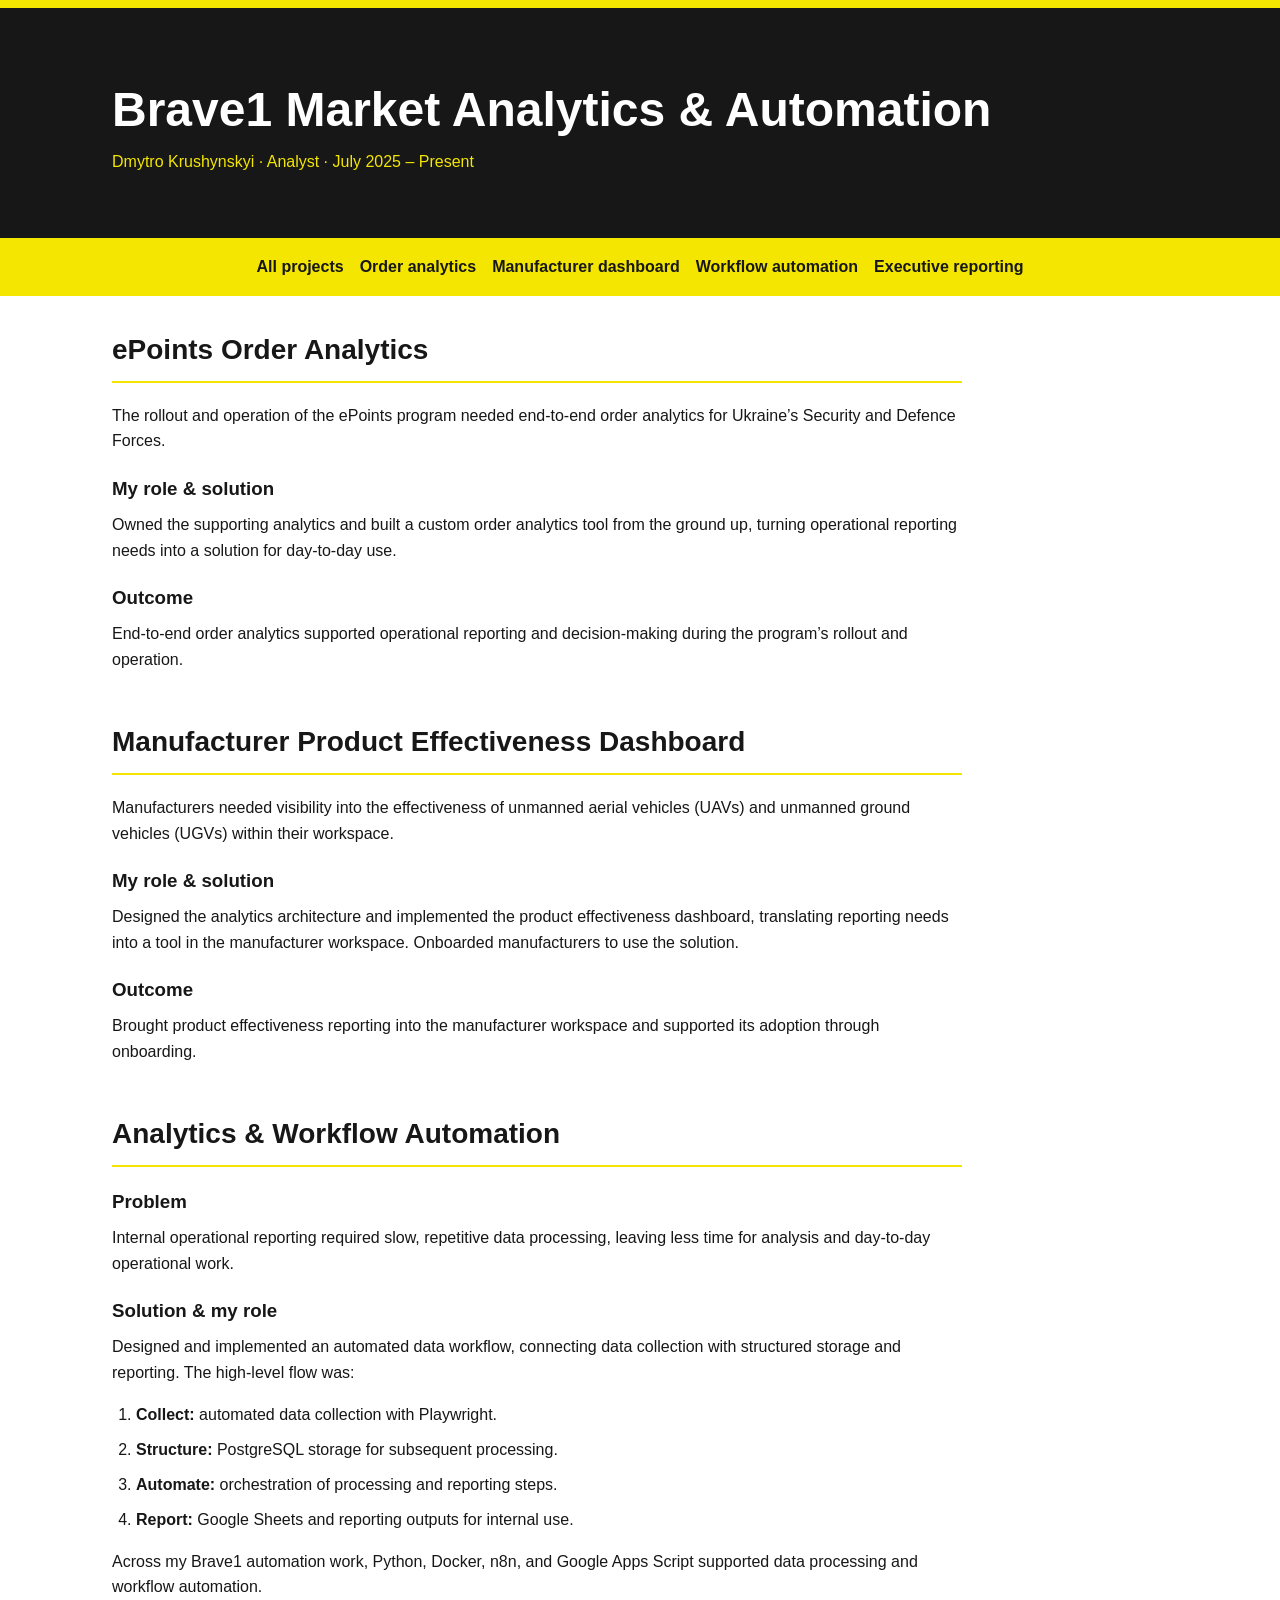
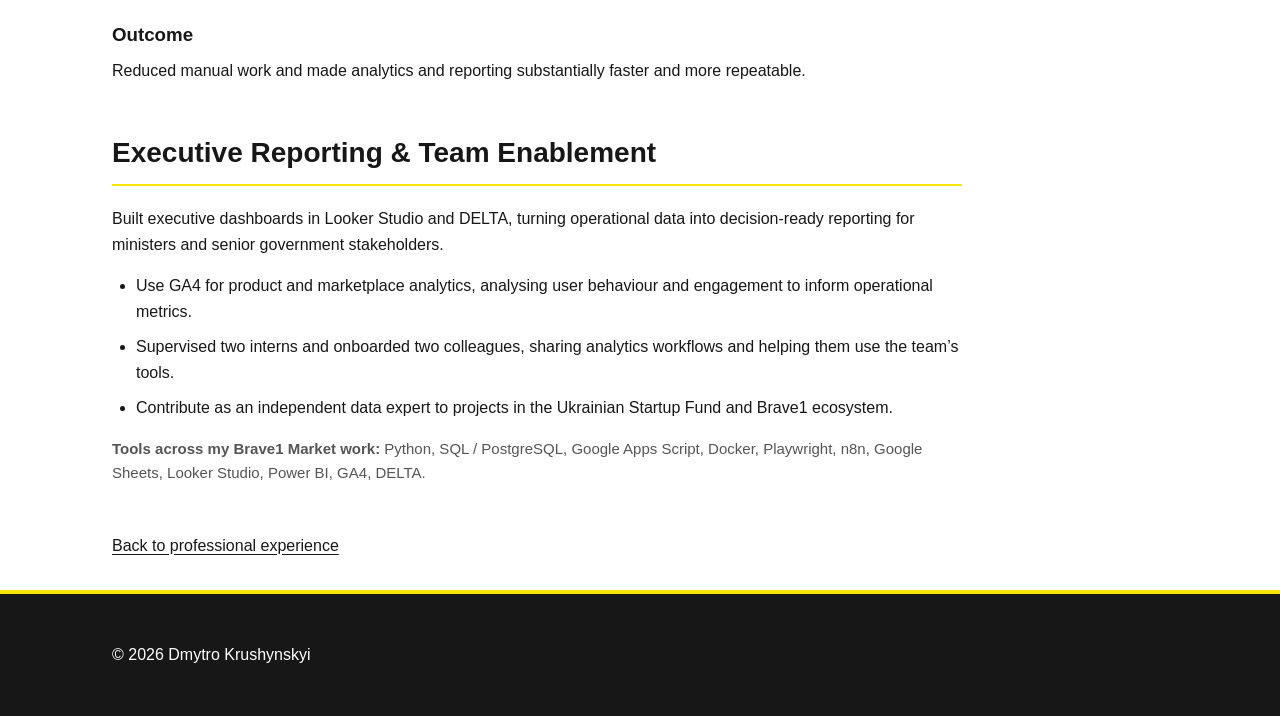
<file: docs/project-brave1.html>
<!DOCTYPE html>
<html lang="en">
<head>
<meta charset="UTF-8">
<meta name="viewport" content="width=device-width, initial-scale=1.0">
<meta name="description" content="Brave1 Market analytics projects by Dmytro Krushynskyi: ePoints order analytics, manufacturer dashboards, executive reporting and workflow automation.">
<title>Brave1 Market Analytics &amp; Automation | Dmytro Krushynskyi</title>
<style>
* { box-sizing: border-box; margin: 0; padding: 0; }
body { font-family: 'Segoe UI', Tahoma, sans-serif; font-size: 16px; line-height: 1.6; }
.container { margin: 0 auto; padding: 2rem; }
header { padding: 2rem 0; }
header h1 { font-size: clamp(2rem, 5vw, 3rem); }
nav { padding: 1rem; position: sticky; top: 0; }
nav ul { display: flex; justify-content: center; list-style: none; }
section { margin-bottom: 3rem; }
h2 { font-size: 1.75rem; border-bottom: 2px solid; margin-bottom: 1.25rem; padding-bottom: .5rem; }
h3 { margin: 1.25rem 0 .5rem; }
footer { padding: 1rem; }
</style>
<link rel="stylesheet" href="styles/brave1-theme.css">
</head>
<body>
<header><div class="container">
<h1>Brave1 Market Analytics &amp; Automation</h1>
<p>Dmytro Krushynskyi · Analyst · July 2025 – Present</p>
</div></header>
<nav aria-label="Project navigation"><ul>
<li><a href="index.html#projects">All projects</a></li>
<li><a href="#epoints">Order analytics</a></li>
<li><a href="#manufacturer-dashboard">Manufacturer dashboard</a></li>
<li><a href="#workflow-automation">Workflow automation</a></li>
<li><a href="#reporting-automation">Executive reporting</a></li>
</ul></nav>
<main class="container">
<section id="epoints" class="case-section">
<h2>ePoints Order Analytics</h2>
<p>The rollout and operation of the ePoints program needed end-to-end order analytics for Ukraine’s Security and Defence Forces.</p>
<h3>My role &amp; solution</h3>
<p>Owned the supporting analytics and built a custom order analytics tool from the ground up, turning operational reporting needs into a solution for day-to-day use.</p>
<h3>Outcome</h3>
<p>End-to-end order analytics supported operational reporting and decision-making during the program’s rollout and operation.</p>
</section>
<section id="manufacturer-dashboard" class="case-section">
<h2>Manufacturer Product Effectiveness Dashboard</h2>
<p>Manufacturers needed visibility into the effectiveness of unmanned aerial vehicles (UAVs) and unmanned ground vehicles (UGVs) within their workspace.</p>
<h3>My role &amp; solution</h3>
<p>Designed the analytics architecture and implemented the product effectiveness dashboard, translating reporting needs into a tool in the manufacturer workspace. Onboarded manufacturers to use the solution.</p>
<h3>Outcome</h3>
<p>Brought product effectiveness reporting into the manufacturer workspace and supported its adoption through onboarding.</p>
</section>
<section id="workflow-automation" class="case-section">
<h2>Analytics &amp; Workflow Automation</h2>
<h3>Problem</h3>
<p>Internal operational reporting required slow, repetitive data processing, leaving less time for analysis and day-to-day operational work.</p>
<h3>Solution &amp; my role</h3>
<p>Designed and implemented an automated data workflow, connecting data collection with structured storage and reporting. The high-level flow was:</p>
<ol class="pipeline-steps">
<li><strong>Collect:</strong> automated data collection with Playwright.</li>
<li><strong>Structure:</strong> PostgreSQL storage for subsequent processing.</li>
<li><strong>Automate:</strong> orchestration of processing and reporting steps.</li>
<li><strong>Report:</strong> Google Sheets and reporting outputs for internal use.</li>
</ol>
<p>Across my Brave1 automation work, Python, Docker, n8n, and Google Apps Script supported data processing and workflow automation.</p>
<h3>Outcome</h3>
<p>Reduced manual work and made analytics and reporting substantially faster and more repeatable.</p>
</section>
<section id="reporting-automation" class="case-section">
<h2>Executive Reporting &amp; Team Enablement</h2>
<p>Built executive dashboards in Looker Studio and DELTA, turning operational data into decision-ready reporting for ministers and senior government stakeholders.</p>
<ul>
<li>Use GA4 for product and marketplace analytics, analysing user behaviour and engagement to inform operational metrics.</li>
<li>Supervised two interns and onboarded two colleagues, sharing analytics workflows and helping them use the team’s tools.</li>
<li>Contribute as an independent data expert to projects in the Ukrainian Startup Fund and Brave1 ecosystem.</li>
</ul>
<p class="tools-used"><strong>Tools across my Brave1 Market work:</strong> Python, SQL / PostgreSQL, Google Apps Script, Docker, Playwright, n8n, Google Sheets, Looker Studio, Power BI, GA4, DELTA.</p>
</section>
<p><a href="index.html#experience">Back to professional experience</a></p>
</main>
<footer><div class="container">&copy; 2026 Dmytro Krushynskyi</div></footer>
</body>
</html>
</file>
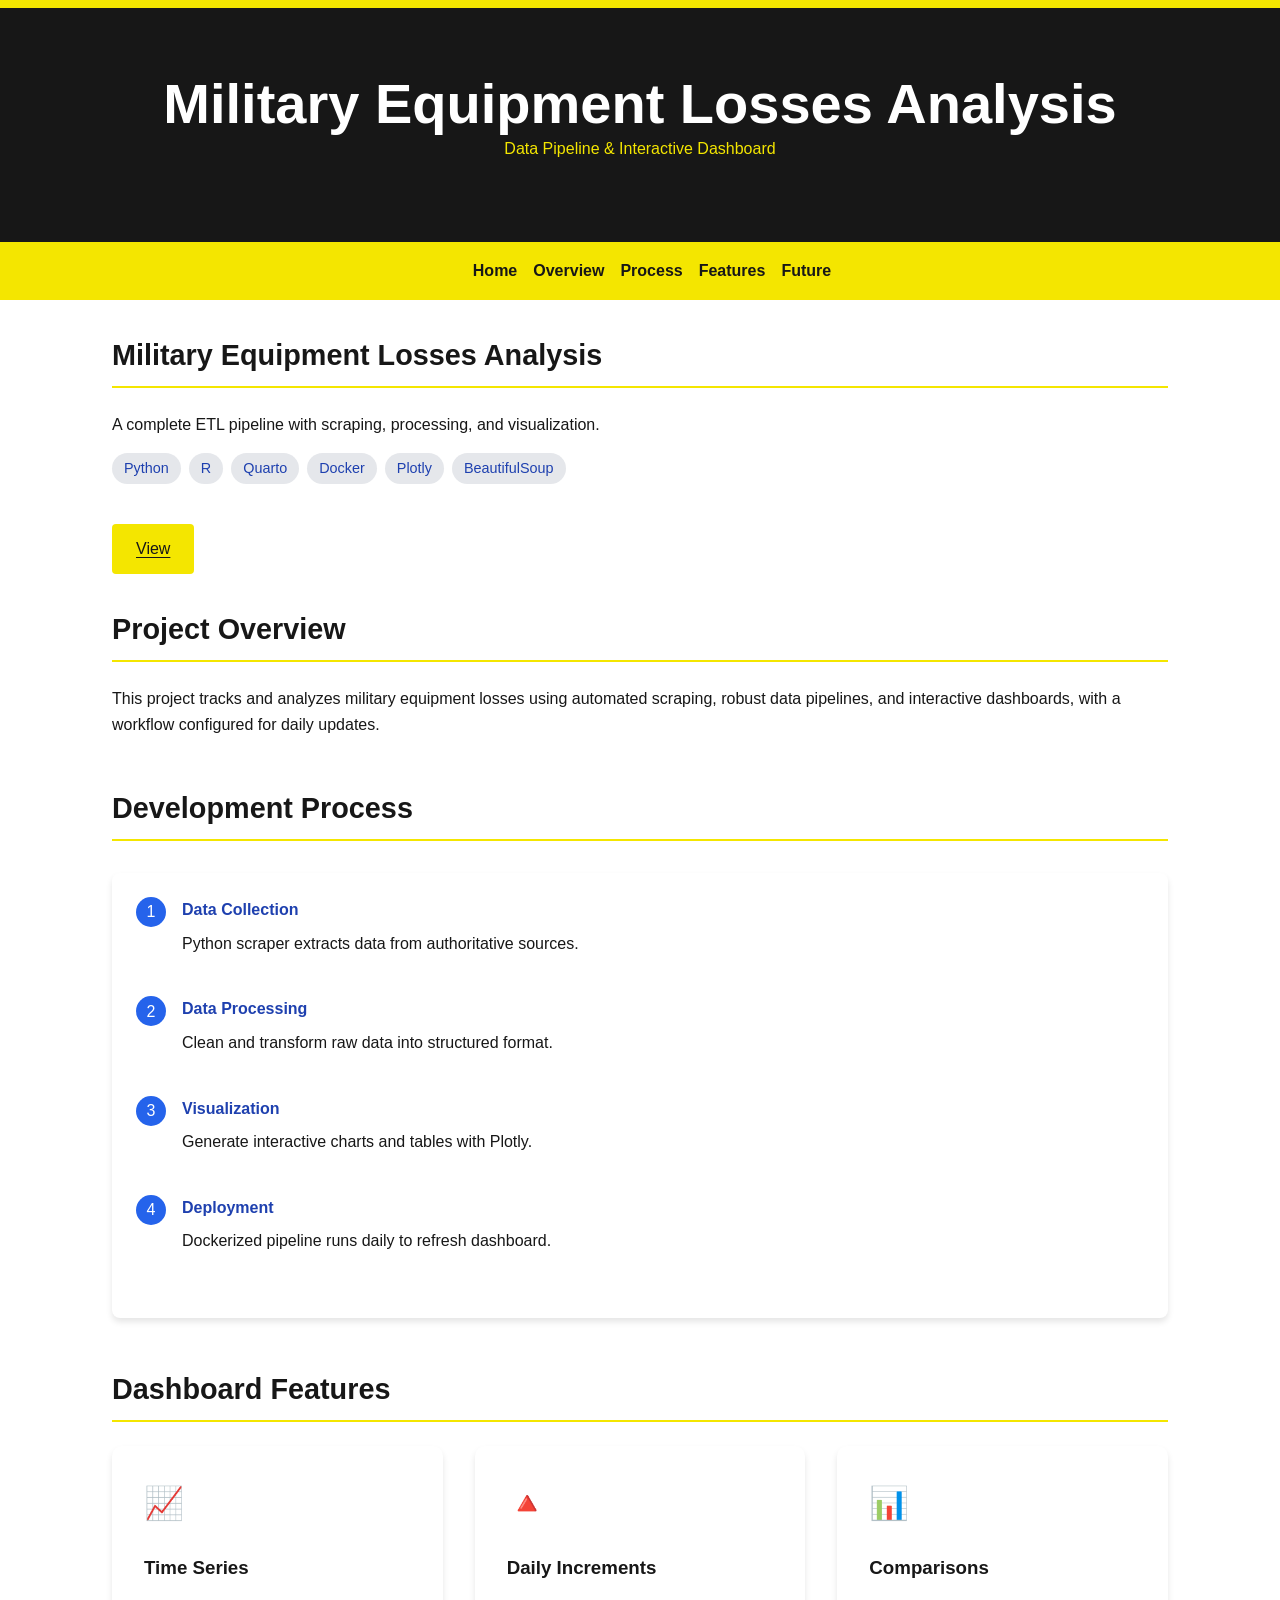
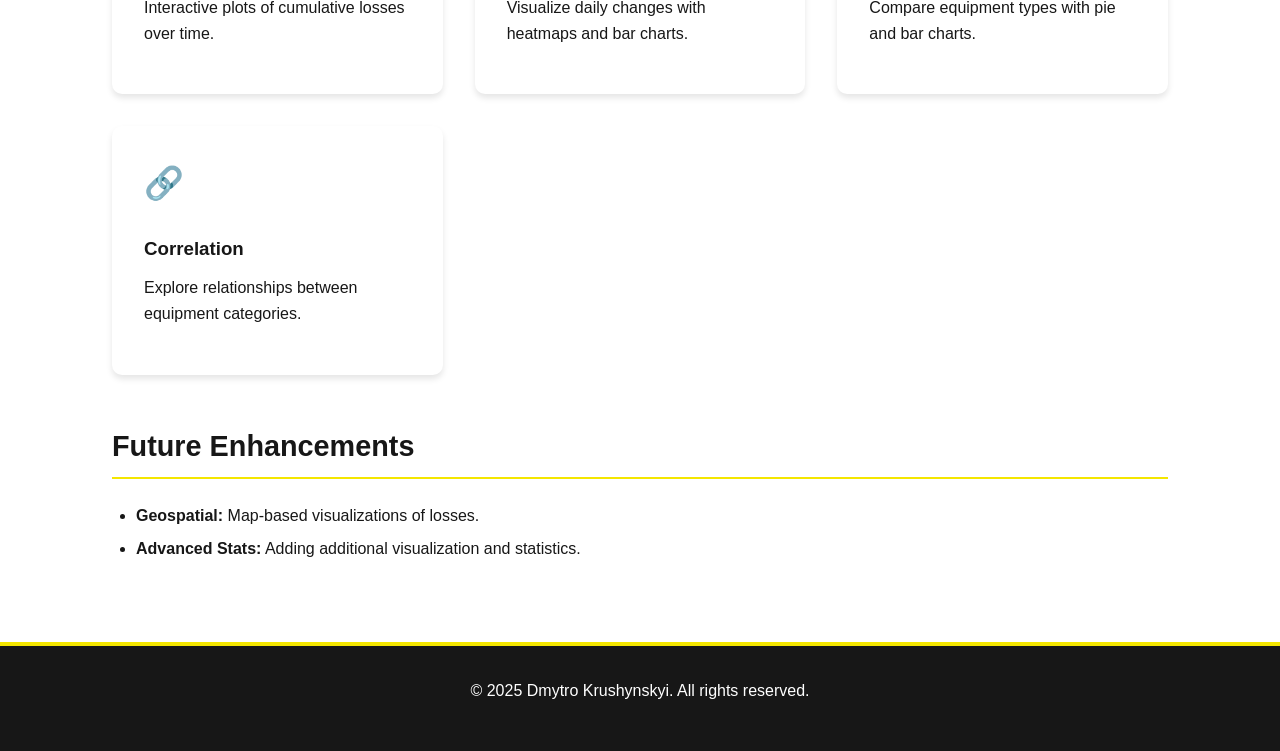
<file: docs/project-dashboard.html>
<!DOCTYPE html>
<html lang="en">
<head>
  <meta charset="UTF-8">
  <meta name="viewport" content="width=device-width, initial-scale=1.0">
  <title>Military Equipment Losses Analysis | Dmytro Krushynskyi</title>
  <style>
    * { margin: 0; padding: 0; box-sizing: border-box; }
    body { font-family: 'Segoe UI', Tahoma, Geneva, Verdana, sans-serif; line-height: 1.6; color: #333; background-color: #f9f9f9; }
    a { text-decoration: none; color: #0077cc; }
    a:hover { text-decoration: underline; }
    header { background-color: #1e3a8a; color: white; padding: 2rem 0; text-align: center; }
    nav { background-color: #2563eb; padding: 1rem; position: sticky; top: 0; z-index: 100; }
    nav ul { display: flex; justify-content: center; list-style: none; max-width: 1200px; margin: 0 auto; }
    nav li { margin: 0 1rem; }
    nav a { color: white; font-weight: 500; }
    .container { max-width: 1000px; margin: 0 auto; padding: 2rem; }
    section { margin-bottom: 3rem; }
    h2 { color: #1e3a8a; font-size: 1.8rem; margin-bottom: 1.5rem; padding-bottom: 0.5rem; border-bottom: 2px solid #2563eb; }
    h3 { margin: 1.5rem 0 0.75rem; color: #1e40af; }
    p { margin-bottom: 1rem; }
    ul, ol { margin-bottom: 1.5rem; padding-left: 1.5rem; }
    li { margin-bottom: 0.5rem; }
    .project-header { display: flex; align-items: flex-start; margin-bottom: 2rem; }
    .project-image { width: 400px; height: 250px; background-color: #ddd; border-radius: 8px; margin-right: 2rem; display: flex; justify-content: center; align-items: center; font-size: 2rem; color: #666; }
    .project-details { flex: 1; }
    .tech-stack { display: flex; flex-wrap: wrap; gap: 0.5rem; margin: 1rem 0; }
    .tech-badge { background-color: #e5e7eb; padding: 0.25rem 0.75rem; border-radius: 20px; font-size: 0.9rem; color: #1e40af; font-weight: 500; }
    .cta-button { display: inline-block; background-color: #2563eb; color: white; padding: 0.75rem 1.5rem; border-radius: 4px; font-weight: 500; margin-top: 1.5rem; transition: background-color 0.2s ease; }
    .cta-button:hover { background-color: #1e40af; }
    .workflow-container { background-color: #fff; border-radius: 8px; padding: 1.5rem; box-shadow: 0 4px 6px rgba(0,0,0,0.1); margin: 2rem 0; }
    .workflow-step { display: flex; margin-bottom: 1.5rem; align-items: flex-start; }
    .step-number { background-color: #2563eb; color: white; width: 30px; height: 30px; border-radius: 50%; display: flex; justify-content: center; align-items: center; margin-right: 1rem; flex-shrink: 0; }
    .step-content h4 { margin-bottom: 0.5rem; color: #1e40af; }
    .feature-grid { display: grid; grid-template-columns: repeat(auto-fit, minmax(300px, 1fr)); gap: 2rem; }
    .feature-card { background: white; border-radius: 10px; padding: 2rem; box-shadow: 0 4px 6px rgba(0,0,0,0.1); transition: transform 0.3s ease; }
    .feature-card:hover { transform: translateY(-5px); }
    .feature-icon { font-size: 2rem; color: #1e40af; margin-bottom: 1rem; }
    footer { background-color: #1e3a8a; color: white; text-align: center; padding: 2rem 0; }
    @media (max-width: 768px) {
      nav ul { flex-direction: column; text-align: center; }
      nav li { margin: 0.5rem 0; }
      .project-header { flex-direction: column; }
      .project-image { width: 100%; margin: 0 0 1.5rem; }
      .feature-grid { grid-template-columns: 1fr; }
      .workflow-step { flex-direction: column; }
      .step-number { margin-bottom: 1rem; }
    }
  </style>
<link rel="stylesheet" href="styles/brave1-theme.css">
</head>
<body>
  <header>
    <div class="container header-content">
      <h1>Military Equipment Losses Analysis</h1>
      <p>Data Pipeline & Interactive Dashboard</p>
    </div>
  </header>
  <nav>
    <ul>
      <li><a href="index.html">Home</a></li>
      <li><a href="#overview">Overview</a></li>
      <li><a href="#process">Process</a></li>
      <li><a href="#features">Features</a></li>
      <li><a href="#future">Future</a></li>
    </ul>
  </nav>
  <main class="container">
    <div class="project-header">
      <div class="project-details">
        <h2>Military Equipment Losses Analysis</h2>
        <p>A complete ETL pipeline with scraping, processing, and visualization.</p>
        <div class="tech-stack">
          <span class="tech-badge">Python</span>
          <span class="tech-badge">R</span>
          <span class="tech-badge">Quarto</span>
          <span class="tech-badge">Docker</span>
          <span class="tech-badge">Plotly</span>
          <span class="tech-badge">BeautifulSoup</span>
        </div>
        <a href="project-orc-losses.html" class="cta-button">View</a>
      </div>
    </div>
    <section id="overview">
      <h2>Project Overview</h2>
      <p>This project tracks and analyzes military equipment losses using automated scraping, robust data pipelines, and interactive dashboards, with a workflow configured for daily updates.</p>
    </section>
    <section id="process">
      <h2>Development Process</h2>
      <div class="workflow-container">
        <div class="workflow-step">
          <div class="step-number">1</div>
          <div class="step-content"><h4>Data Collection</h4><p>Python scraper extracts data from authoritative sources.</p></div>
        </div>
        <div class="workflow-step">
          <div class="step-number">2</div>
          <div class="step-content"><h4>Data Processing</h4><p>Clean and transform raw data into structured format.</p></div>
        </div>
        <div class="workflow-step">
          <div class="step-number">3</div>
          <div class="step-content"><h4>Visualization</h4><p>Generate interactive charts and tables with Plotly.</p></div>
        </div>
        <div class="workflow-step">
          <div class="step-number">4</div>
          <div class="step-content"><h4>Deployment</h4><p>Dockerized pipeline runs daily to refresh dashboard.</p></div>
        </div>
      </div>
    </section>
    <section id="features">
      <h2>Dashboard Features</h2>
      <div class="feature-grid">
        <div class="feature-card"><div class="feature-icon">📈</div><h3>Time Series</h3><p>Interactive plots of cumulative losses over time.</p></div>
        <div class="feature-card"><div class="feature-icon">🔺</div><h3>Daily Increments</h3><p>Visualize daily changes with heatmaps and bar charts.</p></div>
        <div class="feature-card"><div class="feature-icon">📊</div><h3>Comparisons</h3><p>Compare equipment types with pie and bar charts.</p></div>
        <div class="feature-card"><div class="feature-icon">🔗</div><h3>Correlation</h3><p>Explore relationships between equipment categories.</p></div>
      </div>
    </section>
    <section id="future">
      <h2>Future Enhancements</h2>
      <ul>
        <li><strong>Geospatial:</strong> Map-based visualizations of losses.</li>
        <li><strong>Advanced Stats:</strong> Adding additional visualization and statistics.</li>
      </ul>
    </section>
  </main>
  <footer>
    <p>&copy; 2025 Dmytro Krushynskyi. All rights reserved.</p>
  </footer>
</body>
</html>
</file>
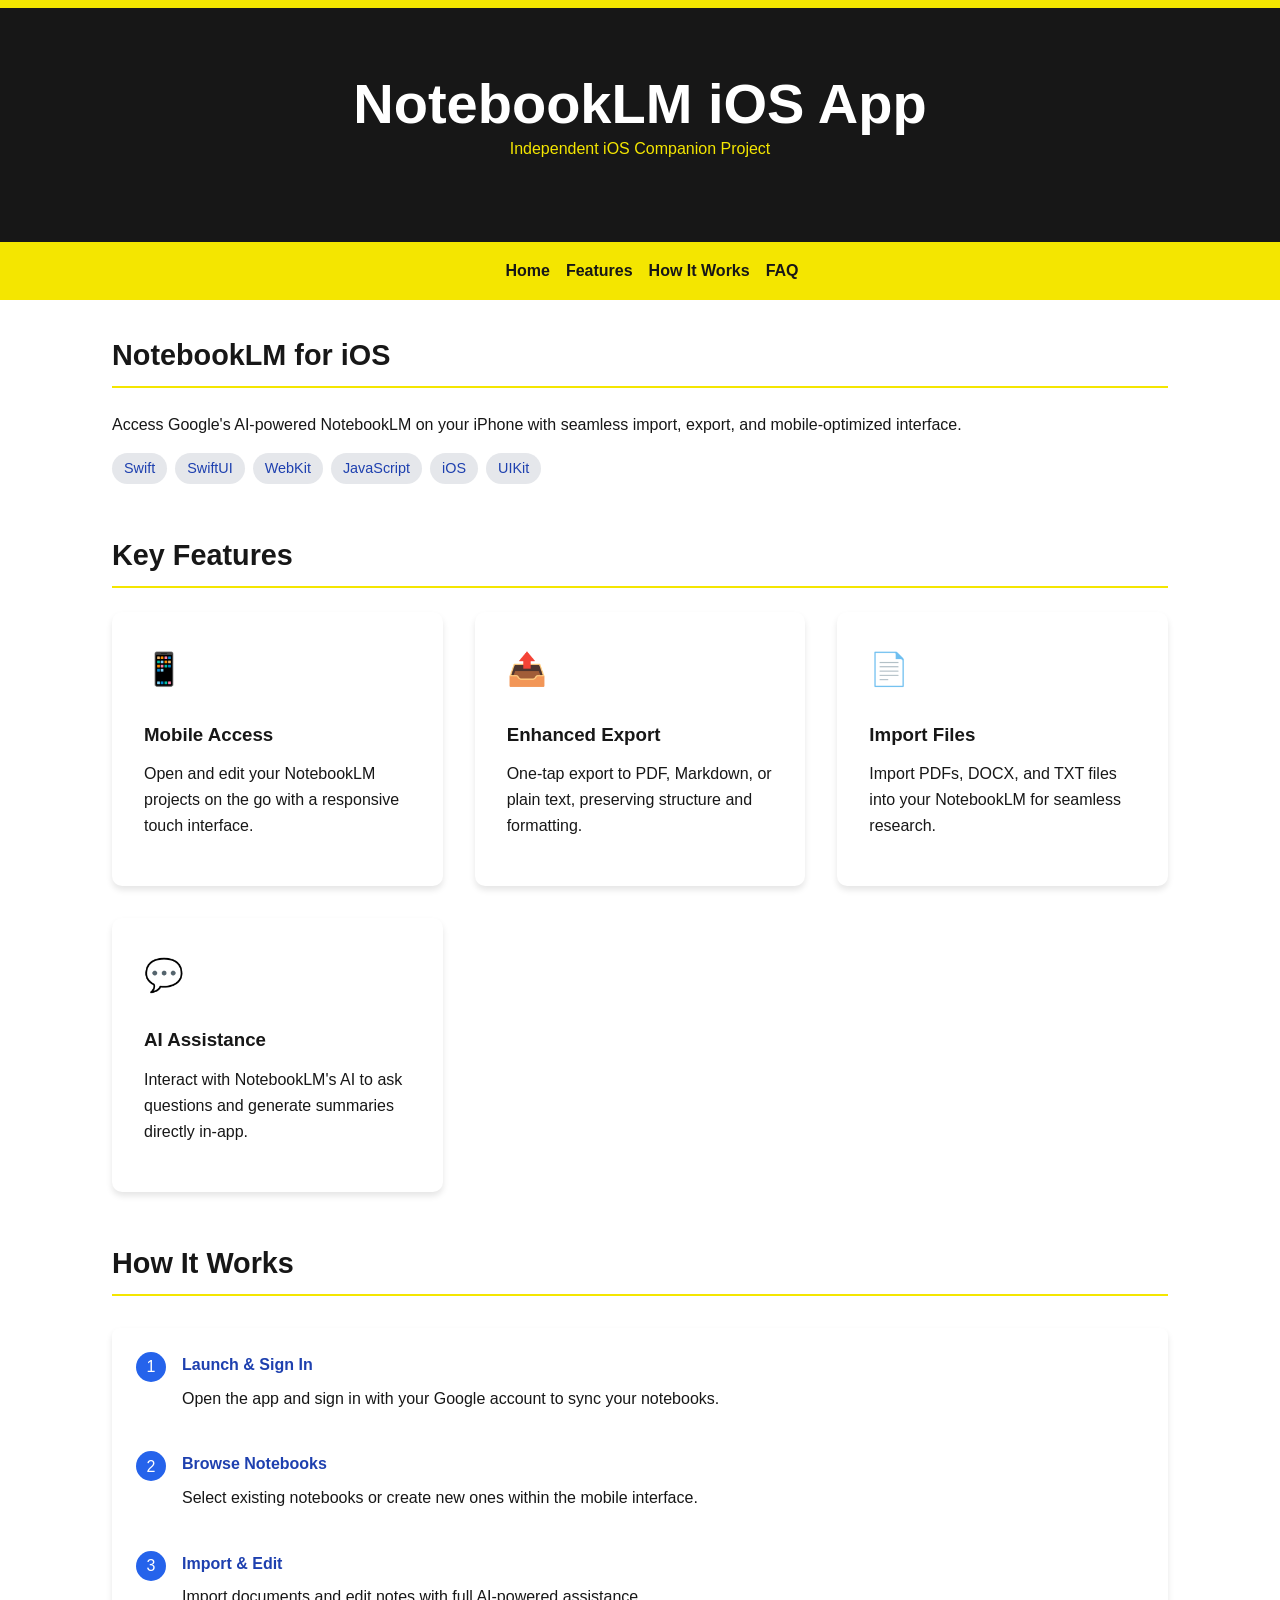
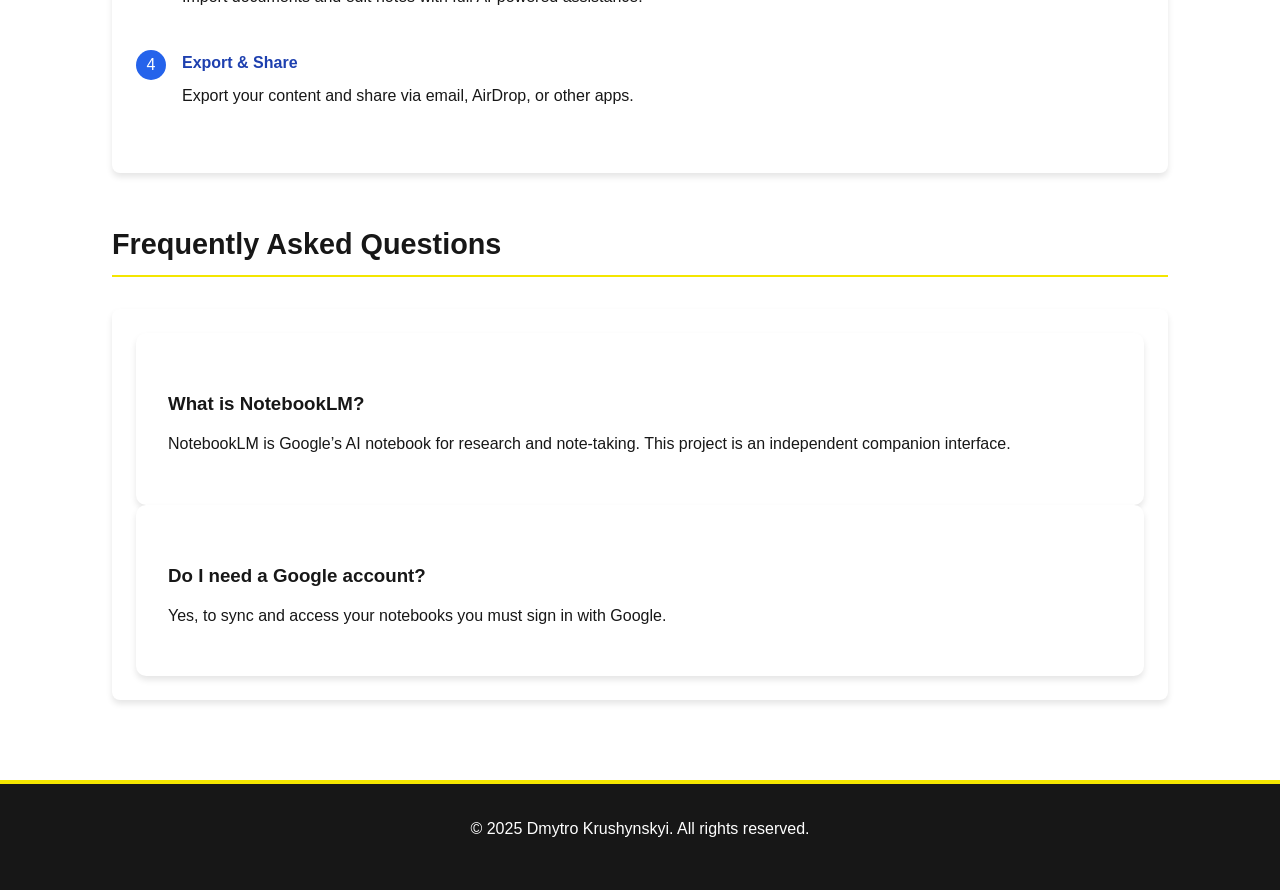
<file: docs/project-iphone-app-sebs.html>
<!DOCTYPE html>
<html lang="en">
<head>
  <meta charset="UTF-8">
  <meta name="viewport" content="width=device-width, initial-scale=1.0">
  <title>NotebookLM iOS App | Dmytro Krushynskyi</title>
  <style>
    /* Shared styles from EPUB page */
    * { margin: 0; padding: 0; box-sizing: border-box; }
    body { font-family: 'Segoe UI', Tahoma, Geneva, Verdana, sans-serif; line-height: 1.6; color: #333; background-color: #f9f9f9; }
    a { text-decoration: none; color: #0077cc; }
    a:hover { text-decoration: underline; }
    header { background-color: #1e3a8a; color: white; padding: 2rem 0; text-align: center; }
    nav { background-color: #2563eb; padding: 1rem; position: sticky; top: 0; z-index: 100; }
    nav ul { display: flex; justify-content: center; list-style: none; max-width: 1200px; margin: 0 auto; }
    nav li { margin: 0 1rem; }
    nav a { color: white; font-weight: 500; }
    .container { max-width: 1000px; margin: 0 auto; padding: 2rem; }
    section { margin-bottom: 3rem; }
    h2 { color: #1e3a8a; font-size: 1.8rem; margin-bottom: 1.5rem; padding-bottom: 0.5rem; border-bottom: 2px solid #2563eb; }
    h3 { margin: 1.5rem 0 0.75rem; color: #1e40af; }
    p { margin-bottom: 1rem; }
    ul, ol { margin-bottom: 1.5rem; padding-left: 1.5rem; }
    li { margin-bottom: 0.5rem; }
    .project-header { display: flex; align-items: flex-start; margin-bottom: 2rem; }
    .project-image { width: 400px; height: 250px; background-color: #ddd; border-radius: 8px; margin-right: 2rem; display: flex; justify-content: center; align-items: center; font-size: 2rem; color: #666; }
    .project-details { flex: 1; }
    .tech-stack { display: flex; flex-wrap: wrap; gap: 0.5rem; margin: 1rem 0; }
    .tech-badge { background-color: #e5e7eb; padding: 0.25rem 0.75rem; border-radius: 20px; font-size: 0.9rem; color: #1e40af; font-weight: 500; }
    .workflow-container { background-color: #fff; border-radius: 8px; padding: 1.5rem; box-shadow: 0 4px 6px rgba(0,0,0,0.1); margin: 2rem 0; }
    .workflow-step { display: flex; margin-bottom: 1.5rem; align-items: flex-start; }
    .step-number { background-color: #2563eb; color: white; width: 30px; height: 30px; border-radius: 50%; display: flex; justify-content: center; align-items: center; margin-right: 1rem; flex-shrink: 0; }
    .step-content h4 { margin-bottom: 0.5rem; color: #1e40af; }
    /* Screenshots & features */
    .screenshot-gallery { display: grid; grid-template-columns: repeat(auto-fill, minmax(300px, 1fr)); gap: 1.5rem; margin: 2rem 0; }
    .screenshot { background-color: #ddd; height: 200px; border-radius: 6px; display: flex; justify-content: center; align-items: center; font-size: 1.2rem; color: #666; }
    .feature-grid { display: grid; grid-template-columns: repeat(auto-fit, minmax(300px, 1fr)); gap: 2rem; }
    .feature-card { background: white; border-radius: 10px; padding: 2rem; box-shadow: 0 4px 6px rgba(0,0,0,0.1); transition: transform 0.3s ease; }
    .feature-card:hover { transform: translateY(-5px); }
    .feature-icon { font-size: 2rem; color: #1e40af; margin-bottom: 1rem; }
    .cta-button { display: inline-block; background-color: #2563eb; color: white; padding: 0.75rem 1.5rem; border-radius: 4px; font-weight: 500; margin-top: 1.5rem; transition: background-color 0.2s ease; }
    .cta-button:hover { background-color: #1e40af; }
    footer { background-color: #1e3a8a; color: white; text-align: center; padding: 2rem 0; }
    @media (max-width: 768px) {
      nav ul { flex-direction: column; text-align: center; }
      .project-header { flex-direction: column; }
      .project-image { width: 100%; margin: 0 0 1.5rem; }
      .feature-grid { grid-template-columns: 1fr; }
      .workflow-step { flex-direction: column; }
      .step-number { margin-bottom: 1rem; }
    }
  </style>
<link rel="stylesheet" href="styles/brave1-theme.css">
</head>
<body>
  <header>
    <div class="container header-content">
      <h1>NotebookLM iOS App</h1>
      <p>Independent iOS Companion Project</p>
    </div>
  </header>
  <nav>
    <ul>
      <li><a href="index.html">Home</a></li>
      <li><a href="#features">Features</a></li>
      <li><a href="#how-it-works">How It Works</a></li>
      <li><a href="#faq">FAQ</a></li>
    </ul>
  </nav>
  <main class="container">
    <div class="project-header">
      <div class="project-details">
        <h2>NotebookLM for iOS</h2>
        <p>Access Google's AI-powered NotebookLM on your iPhone with seamless import, export, and mobile-optimized interface.</p>
        <div class="tech-stack">
          <span class="tech-badge">Swift</span>
          <span class="tech-badge">SwiftUI</span>
          <span class="tech-badge">WebKit</span>
          <span class="tech-badge">JavaScript</span>
          <span class="tech-badge">iOS</span>
          <span class="tech-badge">UIKit</span>
        </div>
      </div>
    </div>
    <section id="features">
      <h2>Key Features</h2>
      <div class="feature-grid">
        <div class="feature-card">
          <div class="feature-icon">📱</div>
          <h3>Mobile Access</h3>
          <p>Open and edit your NotebookLM projects on the go with a responsive touch interface.</p>
        </div>
        <div class="feature-card">
          <div class="feature-icon">📤</div>
          <h3>Enhanced Export</h3>
          <p>One-tap export to PDF, Markdown, or plain text, preserving structure and formatting.</p>
        </div>
        <div class="feature-card">
          <div class="feature-icon">📄</div>
          <h3>Import Files</h3>
          <p>Import PDFs, DOCX, and TXT files into your NotebookLM for seamless research.
</p>
        </div>
        <div class="feature-card">
          <div class="feature-icon">💬</div>
          <h3>AI Assistance</h3>
          <p>Interact with NotebookLM's AI to ask questions and generate summaries directly in-app.</p>
        </div>
      </div>
    </section>
    <section id="how-it-works">
      <h2>How It Works</h2>
      <div class="workflow-container">
        <div class="workflow-step">
          <div class="step-number">1</div>
          <div class="step-content">
            <h4>Launch & Sign In</h4>
            <p>Open the app and sign in with your Google account to sync your notebooks.</p>
          </div>
        </div>
        <div class="workflow-step">
          <div class="step-number">2</div>
          <div class="step-content">
            <h4>Browse Notebooks</h4>
            <p>Select existing notebooks or create new ones within the mobile interface.</p>
          </div>
        </div>
        <div class="workflow-step">
          <div class="step-number">3</div>
          <div class="step-content">
            <h4>Import & Edit</h4>
            <p>Import documents and edit notes with full AI-powered assistance.</p>
          </div>
        </div>
        <div class="workflow-step">
          <div class="step-number">4</div>
          <div class="step-content">
            <h4>Export & Share</h4>
            <p>Export your content and share via email, AirDrop, or other apps.</p>
          </div>
        </div>
      </div>
    </section>
    <section id="faq">
      <h2>Frequently Asked Questions</h2>
      <div class="workflow-container">
        <div class="feature-card">
          <h3>What is NotebookLM?</h3>
          <p>NotebookLM is Google’s AI notebook for research and note-taking. This project is an independent companion interface.</p>
        </div>
        <div class="feature-card">
          <h3>Do I need a Google account?</h3>
          <p>Yes, to sync and access your notebooks you must sign in with Google.</p>
        </div>
      </div>
    </section>
  </main>
  <footer>
    <p>&copy; 2025 Dmytro Krushynskyi. All rights reserved.</p>
  </footer>
</body>
</html>
</file>
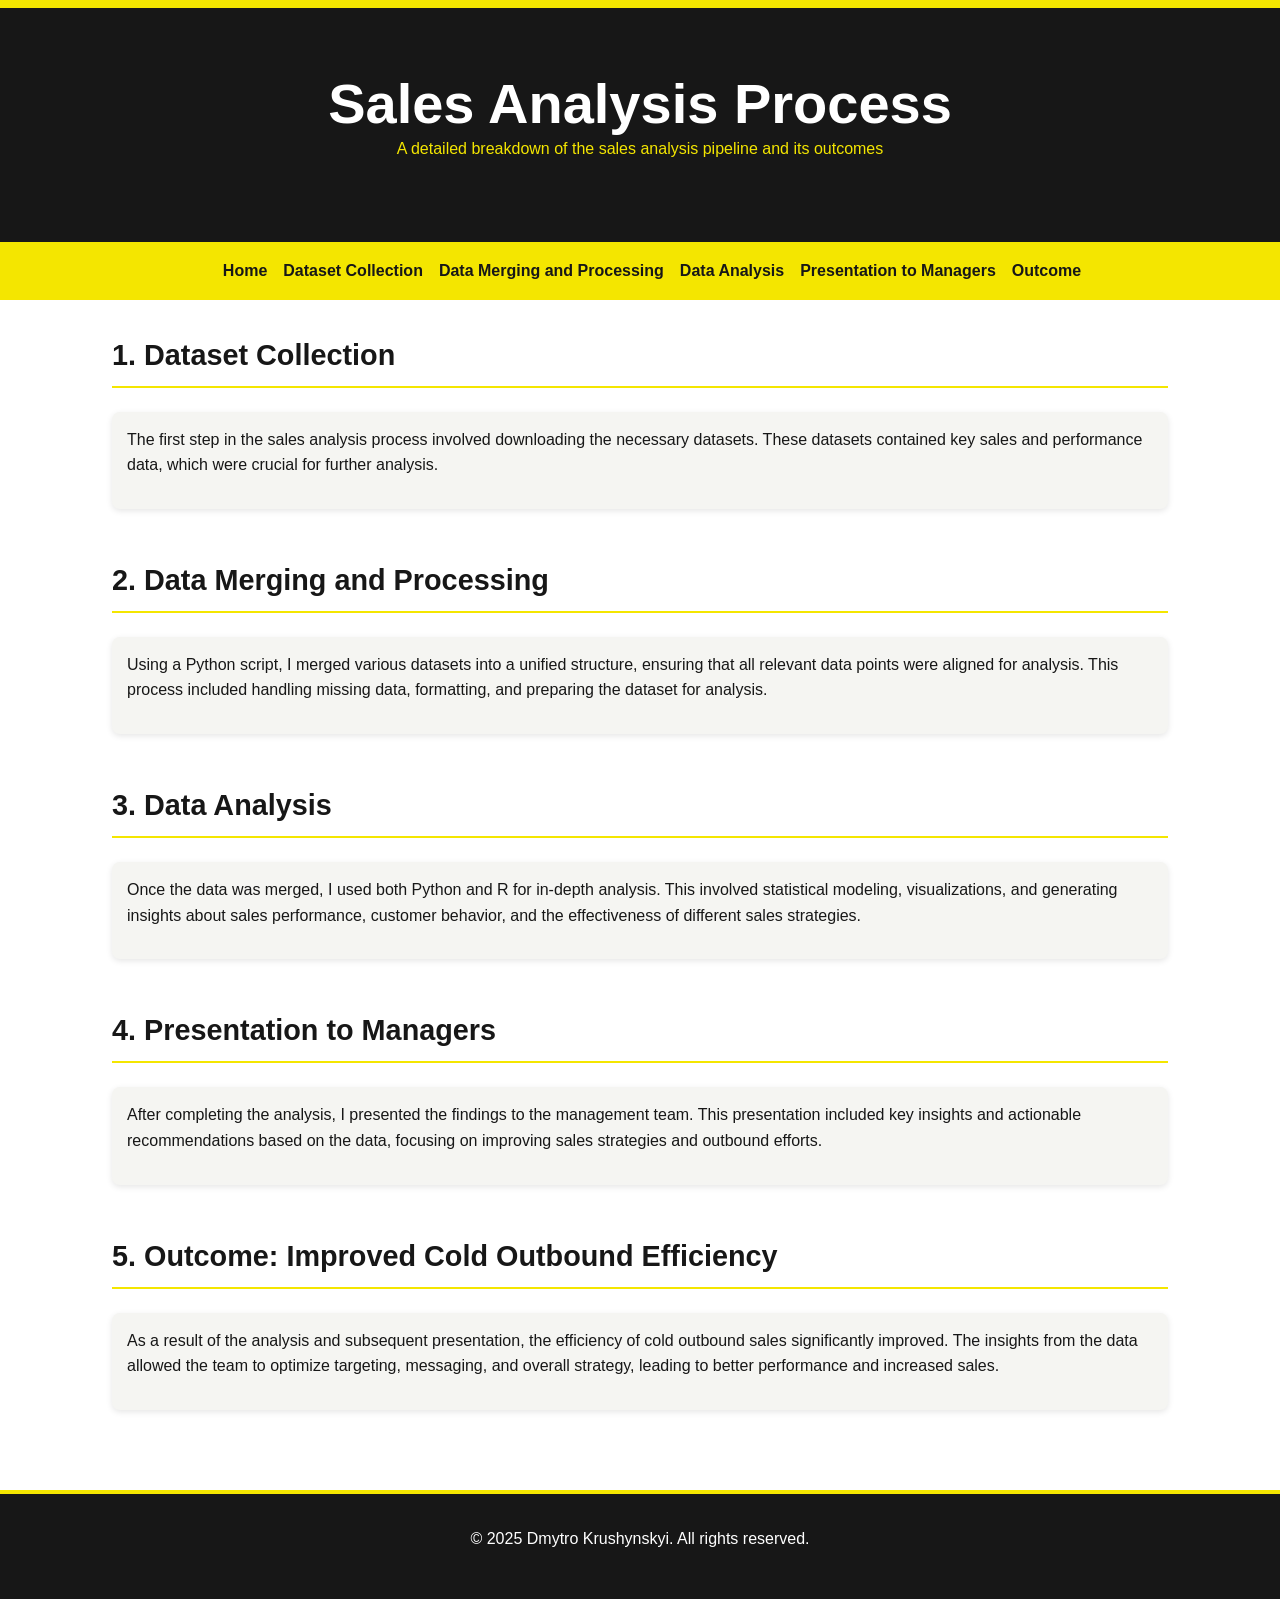
<file: docs/project-sales-analisys.html>
<!DOCTYPE html>
<html lang="en">
<head>
  <meta charset="UTF-8">
  <meta name="viewport" content="width=device-width, initial-scale=1.0">
  <title>Sales Analysis Process | Dmytro Krushynskyi</title>
  <style>
    * { margin: 0; padding: 0; box-sizing: border-box; }
    body { font-family: 'Segoe UI', Tahoma, Geneva, Verdana, sans-serif; line-height: 1.6; color: #333; background-color: #f9f9f9; }
    a { text-decoration: none; color: #0077cc; }
    a:hover { text-decoration: underline; }
    header { background-color: #1e3a8a; color: white; padding: 2rem 0; text-align: center; }
    nav { background-color: #2563eb; padding: 1rem; position: sticky; top: 0; z-index: 100; }
    nav ul { display: flex; justify-content: center; list-style: none; max-width: 1200px; margin: 0 auto; }
    nav li { margin: 0 1rem; }
    nav a { color: white; font-weight: 500; }
    .container { max-width: 1000px; margin: 0 auto; padding: 2rem; }
    section { margin-bottom: 3rem; }
    h2 { color: #1e3a8a; font-size: 1.8rem; margin-bottom: 1.5rem; padding-bottom: 0.5rem; border-bottom: 2px solid #2563eb; }
    h3 { margin: 1.5rem 0 0.75rem; color: #1e40af; }
    p { margin-bottom: 1rem; }
    ul, ol { margin-bottom: 1.5rem; padding-left: 1.5rem; }
    li { margin-bottom: 0.5rem; }
    .step { background-color: #e5e7eb; padding: 15px; border-radius: 8px; margin-bottom: 1rem; box-shadow: 0 2px 6px rgba(0, 0, 0, 0.1); }
    .cta-button { display: inline-block; background-color: #2563eb; color: white; padding: 0.75rem 1.5rem; border-radius: 4px; font-weight: 500; margin-top: 1.5rem; transition: background-color 0.2s ease; }
    .cta-button:hover { background-color: #1e40af; }
    footer { background-color: #1e3a8a; color: white; text-align: center; padding: 2rem 0; }
    @media (max-width: 768px) {
      nav ul { flex-direction: column; text-align: center; }
      nav li { margin: 0.5rem 0; }
      section { padding: 1.5rem; }
    }
  </style>
<link rel="stylesheet" href="styles/brave1-theme.css">
</head>
<body>
  <header>
    <div class="container header-content">
      <h1>Sales Analysis Process</h1>
      <p>A detailed breakdown of the sales analysis pipeline and its outcomes</p>
    </div>
  </header>
  
  <nav>
    <ul>
      <li><a href="index.html">Home</a></li>
      <li><a href="#dataset-collection">Dataset Collection</a></li>
      <li><a href="#data-merging">Data Merging and Processing</a></li>
      <li><a href="#data-analysis">Data Analysis</a></li>
      <li><a href="#presentation">Presentation to Managers</a></li>
      <li><a href="#outcome">Outcome</a></li>
    </ul>
  </nav>

  <main class="container">
    <section id="dataset-collection">
      <h2>1. Dataset Collection</h2>
      <div class="step">
        <p>The first step in the sales analysis process involved downloading the necessary datasets. These datasets contained key sales and performance data, which were crucial for further analysis.</p>
      </div>
    </section>

    <section id="data-merging">
      <h2>2. Data Merging and Processing</h2>
      <div class="step">
        <p>Using a Python script, I merged various datasets into a unified structure, ensuring that all relevant data points were aligned for analysis. This process included handling missing data, formatting, and preparing the dataset for analysis.</p>
      </div>
    </section>

    <section id="data-analysis">
      <h2>3. Data Analysis</h2>
      <div class="step">
        <p>Once the data was merged, I used both Python and R for in-depth analysis. This involved statistical modeling, visualizations, and generating insights about sales performance, customer behavior, and the effectiveness of different sales strategies.</p>
      </div>
    </section>

    <section id="presentation">
      <h2>4. Presentation to Managers</h2>
      <div class="step">
        <p>After completing the analysis, I presented the findings to the management team. This presentation included key insights and actionable recommendations based on the data, focusing on improving sales strategies and outbound efforts.</p>
      </div>
    </section>

    <section id="outcome">
      <h2>5. Outcome: Improved Cold Outbound Efficiency</h2>
      <div class="step">
        <p>As a result of the analysis and subsequent presentation, the efficiency of cold outbound sales significantly improved. The insights from the data allowed the team to optimize targeting, messaging, and overall strategy, leading to better performance and increased sales.</p>
      </div>
    </section>
  </main>

  <footer>
    <p>&copy; 2025 Dmytro Krushynskyi. All rights reserved.</p>
  </footer>
</body>
</html>
</file>
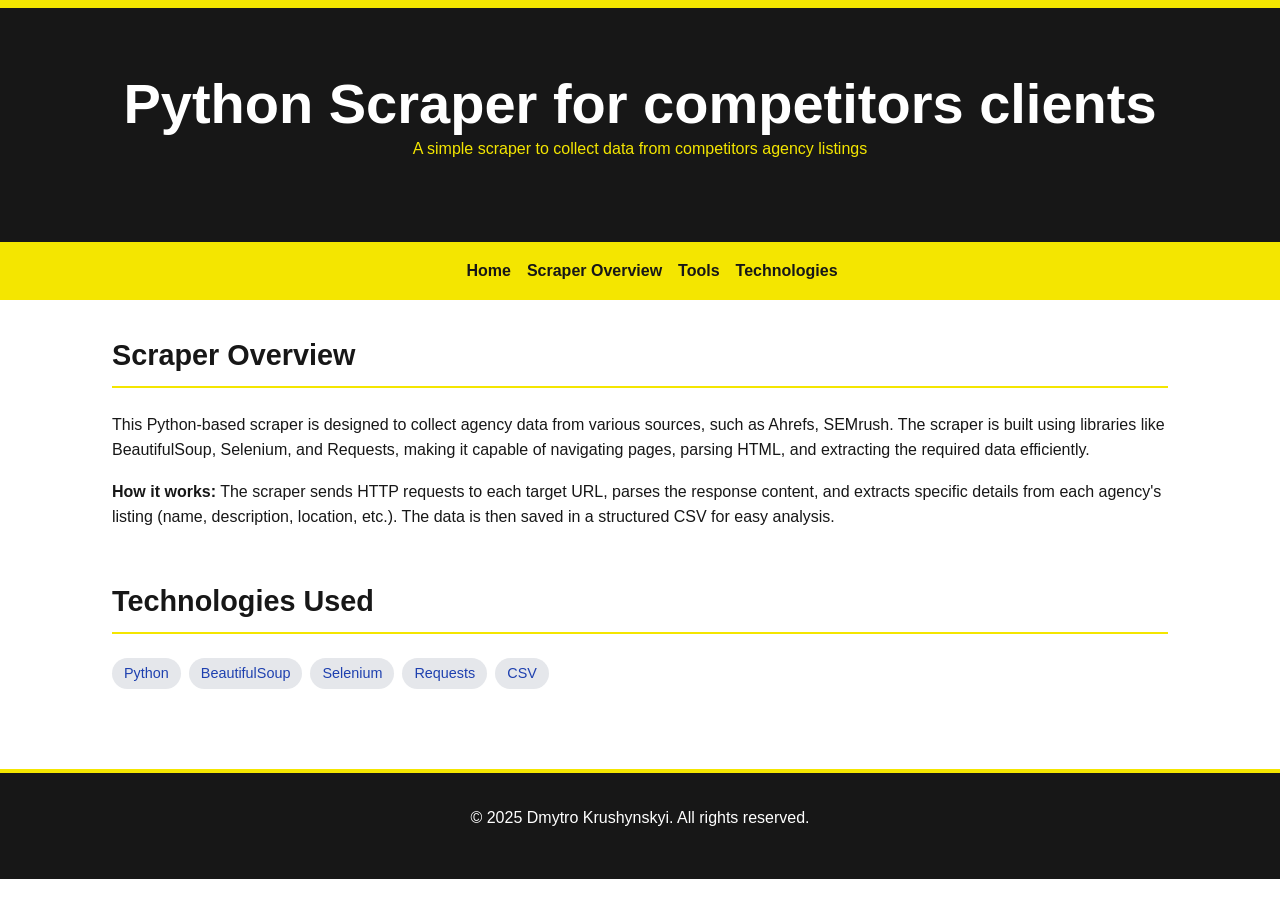
<file: docs/project-scrapers.html>
<!DOCTYPE html>
<html lang="en">
<head>
  <meta charset="UTF-8">
  <meta name="viewport" content="width=device-width, initial-scale=1.0">
  <title>Python Scraper | Dmytro Krushynskyi</title>
  <style>
    * { margin: 0; padding: 0; box-sizing: border-box; }
    body { font-family: 'Segoe UI', Tahoma, Geneva, Verdana, sans-serif; line-height: 1.6; color: #333; background-color: #f9f9f9; }
    a { text-decoration: none; color: #0077cc; }
    a:hover { text-decoration: underline; }
    header { background-color: #1e3a8a; color: white; padding: 2rem 0; text-align: center; }
    nav { background-color: #2563eb; padding: 1rem; position: sticky; top: 0; z-index: 100; }
    nav ul { display: flex; justify-content: center; list-style: none; max-width: 1200px; margin: 0 auto; }
    nav li { margin: 0 1rem; }
    nav a { color: white; font-weight: 500; }
    .container { max-width: 1000px; margin: 0 auto; padding: 2rem; }
    section { margin-bottom: 3rem; }
    h2 { color: #1e3a8a; font-size: 1.8rem; margin-bottom: 1.5rem; padding-bottom: 0.5rem; border-bottom: 2px solid #2563eb; }
    h3 { margin: 1.5rem 0 0.75rem; color: #1e40af; }
    p { margin-bottom: 1rem; }
    ul, ol { margin-bottom: 1.5rem; padding-left: 1.5rem; }
    li { margin-bottom: 0.5rem; }
    .tech-stack { display: flex; flex-wrap: wrap; gap: 0.5rem; margin: 1rem 0; }
    .tech-badge { background-color: #e5e7eb; padding: 0.25rem 0.75rem; border-radius: 20px; font-size: 0.9rem; color: #1e40af; font-weight: 500; }
    .cta-button { display: inline-block; background-color: #2563eb; color: white; padding: 0.75rem 1.5rem; border-radius: 4px; font-weight: 500; margin-top: 1.5rem; transition: background-color 0.2s ease; }
    .cta-button:hover { background-color: #1e40af; }
    footer { background-color: #1e3a8a; color: white; text-align: center; padding: 2rem 0; }
    @media (max-width: 768px) {
      nav ul { flex-direction: column; text-align: center; }
      nav li { margin: 0.5rem 0; }
      section { padding: 1.5rem; }
      .tech-stack { flex-direction: column; align-items: center; }
    }
  </style>
<link rel="stylesheet" href="styles/brave1-theme.css">
</head>
<body>
  <header>
    <div class="container header-content">
      <h1>Python Scraper for competitors clients</h1>
      <p>A simple scraper to collect data from competitors agency listings</p>
    </div>
  </header>
  <nav>
    <ul>
      <li><a href="index.html">Home</a></li>
      <li><a href="#scraper-overview">Scraper Overview</a></li>
      <li><a href="#technologies">Tools</a></li>
      <li><a href="#technologies">Technologies</a></li>
    </ul>
  </nav>
  <main class="container">
    <section id="scraper-overview">
      <h2>Scraper Overview</h2>
      <p>This Python-based scraper is designed to collect agency data from various sources, such as Ahrefs, SEMrush. The scraper is built using libraries like BeautifulSoup, Selenium, and Requests, making it capable of navigating pages, parsing HTML, and extracting the required data efficiently.</p>
      <p><strong>How it works:</strong> The scraper sends HTTP requests to each target URL, parses the response content, and extracts specific details from each agency's listing (name, description, location, etc.). The data is then saved in a structured CSV for easy analysis.</p>
    </section>
    
    <section id="technologies">
      <h2>Technologies Used</h2>
      <div class="tech-stack">
        <div class="tech-badge">Python</div>
        <div class="tech-badge">BeautifulSoup</div>
        <div class="tech-badge">Selenium</div>
        <div class="tech-badge">Requests</div>
        <div class="tech-badge">CSV</div>
      </div>
    </section>
  </main>
  
  <footer>
    <p>&copy; 2025 Dmytro Krushynskyi. All rights reserved.</p>
  </footer>
</body>
</html>
</file>
<file: docs/styles/brave1-theme.css>
/* Yellow sampled from the official Brave1 .btn-yellow style: #f4e600. */
:root {
  --accent: #f4e600;
  --ink: #171717;
  --muted: #555;
  --surface: #f5f5f2;
}
html { scroll-behavior: smooth; scroll-padding-top: 6rem; }
body { color: var(--ink); background: #fff; }
a { color: var(--ink); text-decoration: underline; text-underline-offset: .2em; }
a:hover { text-decoration-thickness: 2px; }
a:focus-visible, button:focus-visible { outline: 3px solid var(--ink); outline-offset: 5px; }
header a:focus-visible, footer a:focus-visible { outline-color: var(--accent); }
header { background: var(--ink); color: #fff; border-top: 8px solid var(--accent); }
header h1 { color: #fff; }
header p { color: var(--accent); }
header a, .contact-info a { color: #fff; }
nav { background: var(--accent); color: var(--ink); }
nav ul { flex-wrap: wrap; gap: .5rem 1rem; }
nav li { margin: 0; }
nav a { color: var(--ink); font-weight: 600; text-decoration: none; }
h2 { color: var(--ink); border-bottom-color: var(--accent); }
h3, .job-title, .school-name, label, .language-level { color: var(--ink); }
.container { max-width: 1120px; }
.header-content h1 { font-size: clamp(2rem, 5vw, 3.5rem); line-height: 1.15; }
.profile p { max-width: 85ch; margin-bottom: 1.25rem; }
.skill-item { background: var(--surface); border-left-color: var(--accent); }
.skills-grid { grid-template-columns: repeat(2, minmax(0, 1fr)); }
.skill-item h4 { margin-bottom: .35rem; font-size: 1rem; }
.skill-item p { font-size: .9375rem; }
.featured-experience { background: var(--surface); border-left: 5px solid var(--accent); padding: 1.5rem; }
.tools-used { font-size: .9375rem; margin-top: 1rem; color: var(--muted); }
.company-date, .degree-date { gap: .5rem 1.5rem; }
.projects-grid { grid-template-columns: repeat(auto-fit, minmax(min(100%, 290px), 1fr)); }
.project-card { border: 1px solid #deded8; box-shadow: none; border-radius: 6px; display: flex; }
.project-card:hover { transform: translateY(-3px); border-color: var(--ink); }
.project-info { display: flex; flex-direction: column; align-items: flex-start; width: 100%; }
.project-info > p { margin-bottom: 1rem; }
.project-info > a { margin-top: auto; font-weight: 600; }
.project-meta { color: var(--muted); font-size: .875rem; line-height: 1.5; }
.more-projects { margin-top: 2rem; }
.more-projects-list { list-style: none; padding: 0; display: grid; grid-template-columns: repeat(2, minmax(0, 1fr)); column-gap: 2rem; }
.more-projects-list li { padding: .875rem 0; border-bottom: 1px solid #deded8; }
.more-projects-list a, .more-project-name { font-weight: 600; }
.more-projects-list p { color: var(--muted); font-size: .9375rem; margin-top: .25rem; }
.language-badge { font-size: .875rem; background: #ededeb; }
.education-item ul { padding-left: 1.5rem; }
.education-item li { margin-bottom: .5rem; }
.education-item p + p { margin-top: .5rem; }
.step { background: var(--surface); }
.cta-button, button { background: var(--accent); color: var(--ink); }
.cta-button:hover, button:hover { background: #ddd000; color: var(--ink); }
footer { background: var(--ink); color: #fff; border-top: 4px solid var(--accent); }
footer a, .social-links a { color: #fff; }
#contact p { margin-bottom: .75rem; overflow-wrap: anywhere; }
.case-section { max-width: 850px; }
.case-section p { margin-bottom: 1rem; }
.case-section ul { padding-left: 1.5rem; }
.case-section li { margin-bottom: .6rem; }
.pipeline-steps { padding-left: 1.5rem; margin-bottom: 1rem; }
@media (max-width: 768px) {
  .container { padding: 1.5rem; }
  nav ul { flex-direction: row; }
  nav li { margin: 0; }
  .profile { text-align: left; }
  .featured-experience { padding: 1.125rem; }
  header { padding: 1.5rem 0; }
  .contact-info { overflow-wrap: anywhere; }
  section { scroll-margin-top: 2rem; }
}
@media (max-width: 540px) {
  .skills-grid, .more-projects-list { grid-template-columns: 1fr; }
}
@media (prefers-reduced-motion: reduce) {
  html { scroll-behavior: auto; }
  * { transition: none !important; }
}
@media print {
  body { background: white; font-size: 10pt; }
  header { padding: .5rem 0; color: #000; background: white; }
  header h1, header p, header a, .contact-info a { color: #000; }
  .header-content h1 { font-size: 24pt; }
  nav, footer, #contact { display: none; }
  .container { max-width: none; padding: .5rem 0; }
  section { margin-bottom: 1.5rem; }
  .experience-item, .education-item, .project-card { break-inside: avoid; }
  .featured-experience { background: white; padding: .75rem; }
  h2, h3 { break-after: avoid; }
  .project-card:hover { transform: none; }
  .projects-grid, .more-projects-list { display: block; }
  .project-card { margin-bottom: .75rem; }
  .more-projects-list li { break-inside: avoid; }
}
</file>
